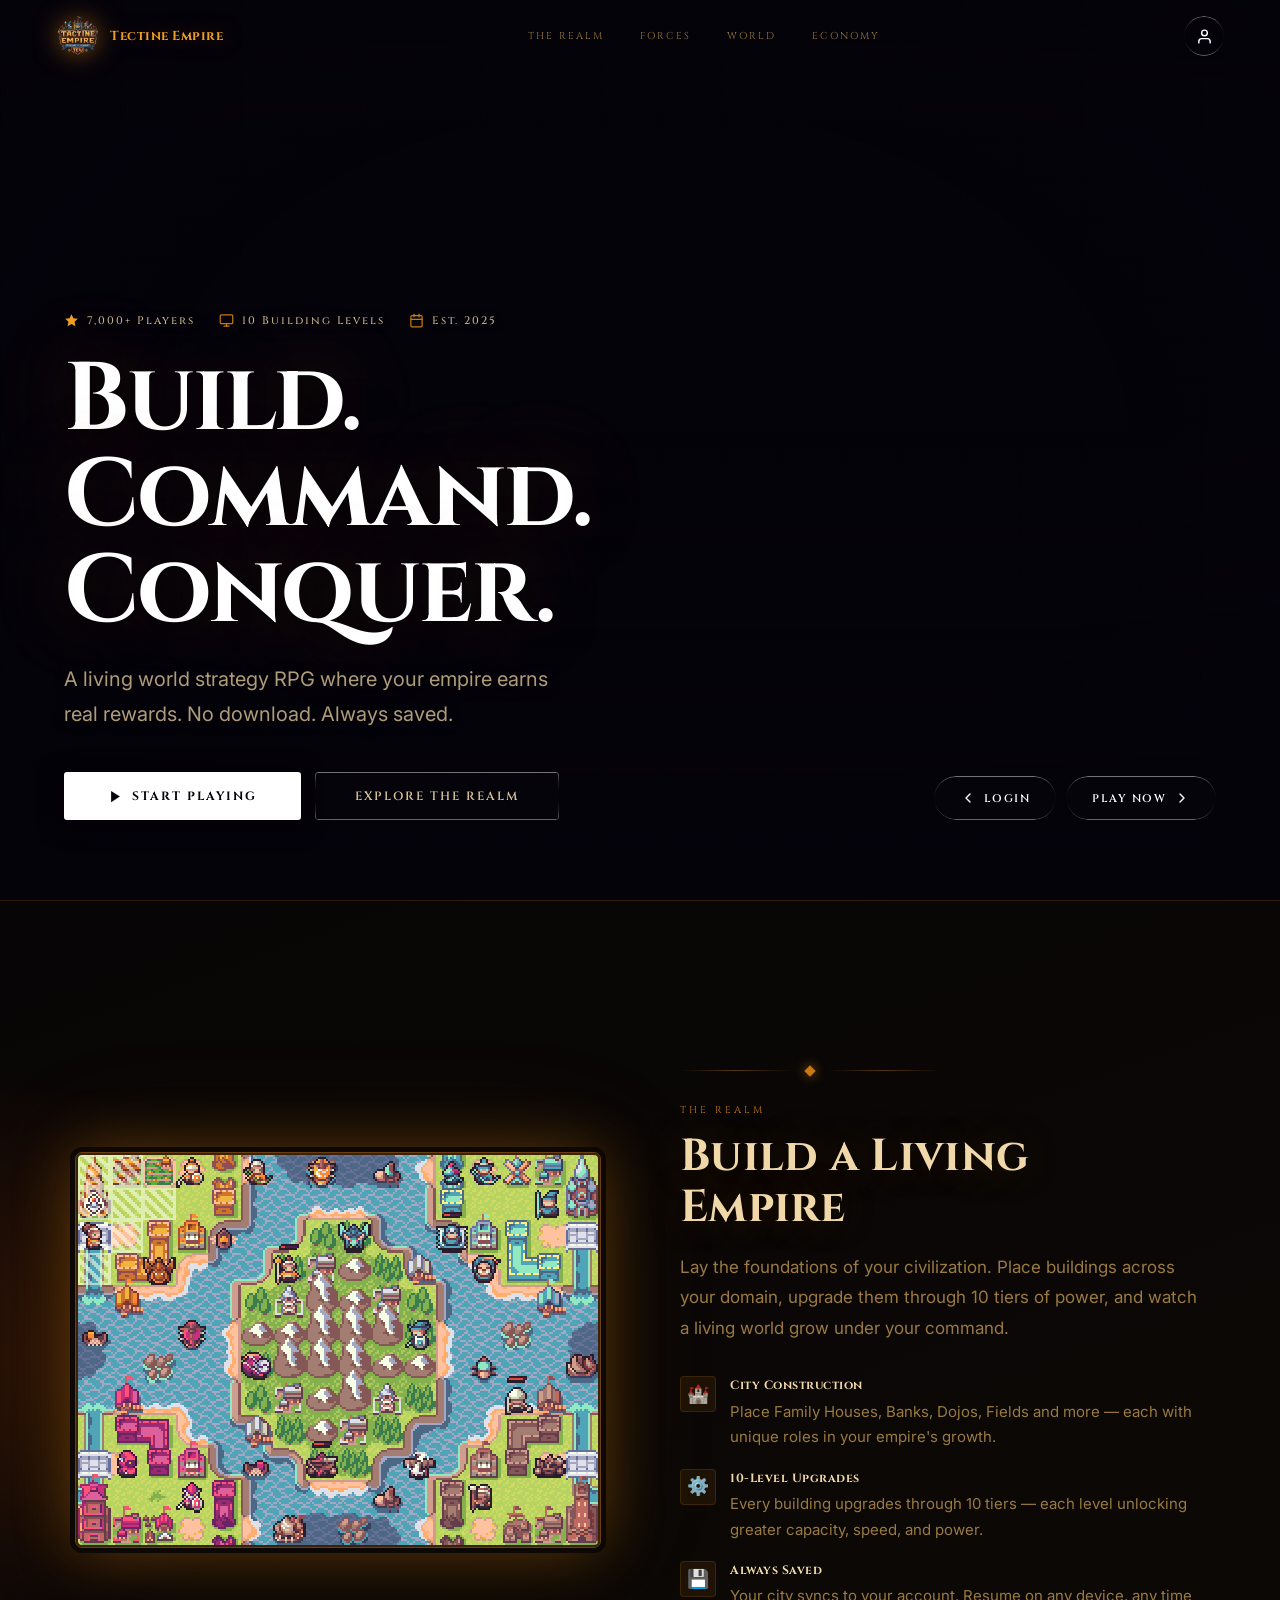
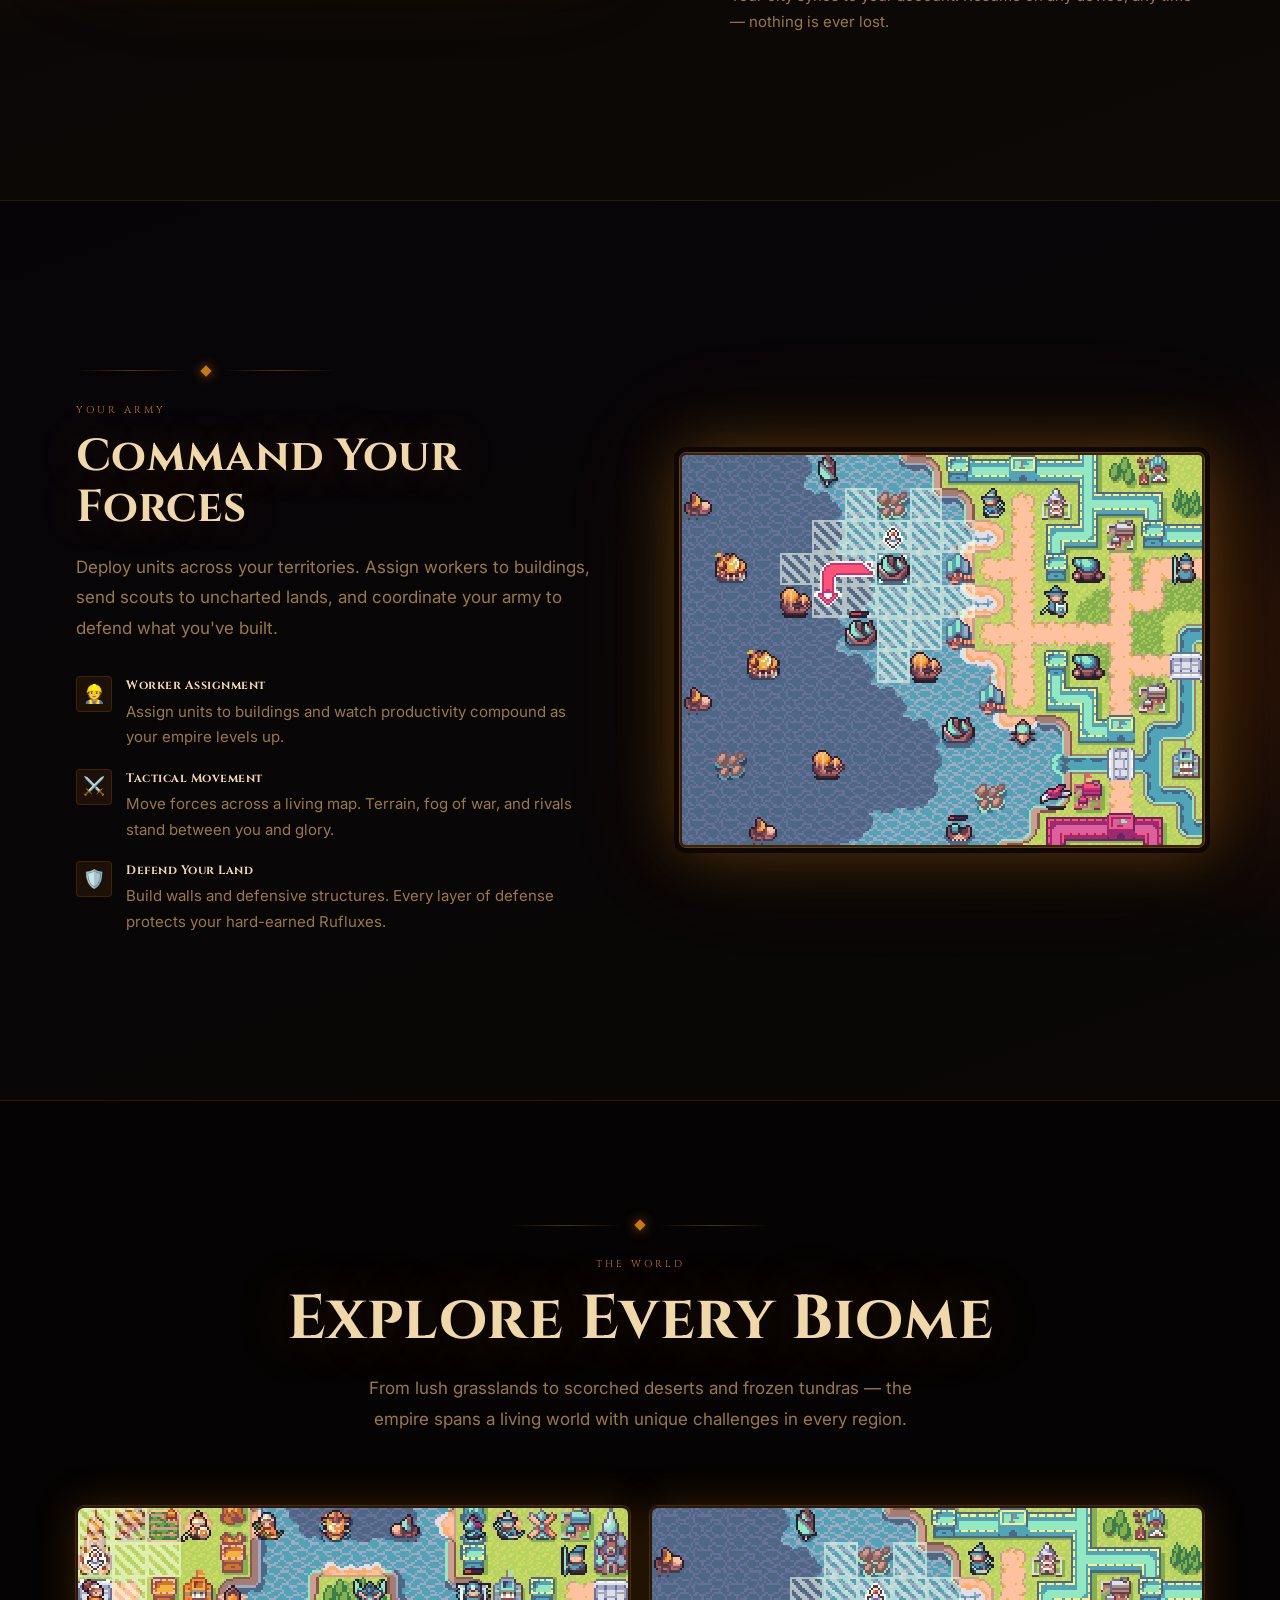
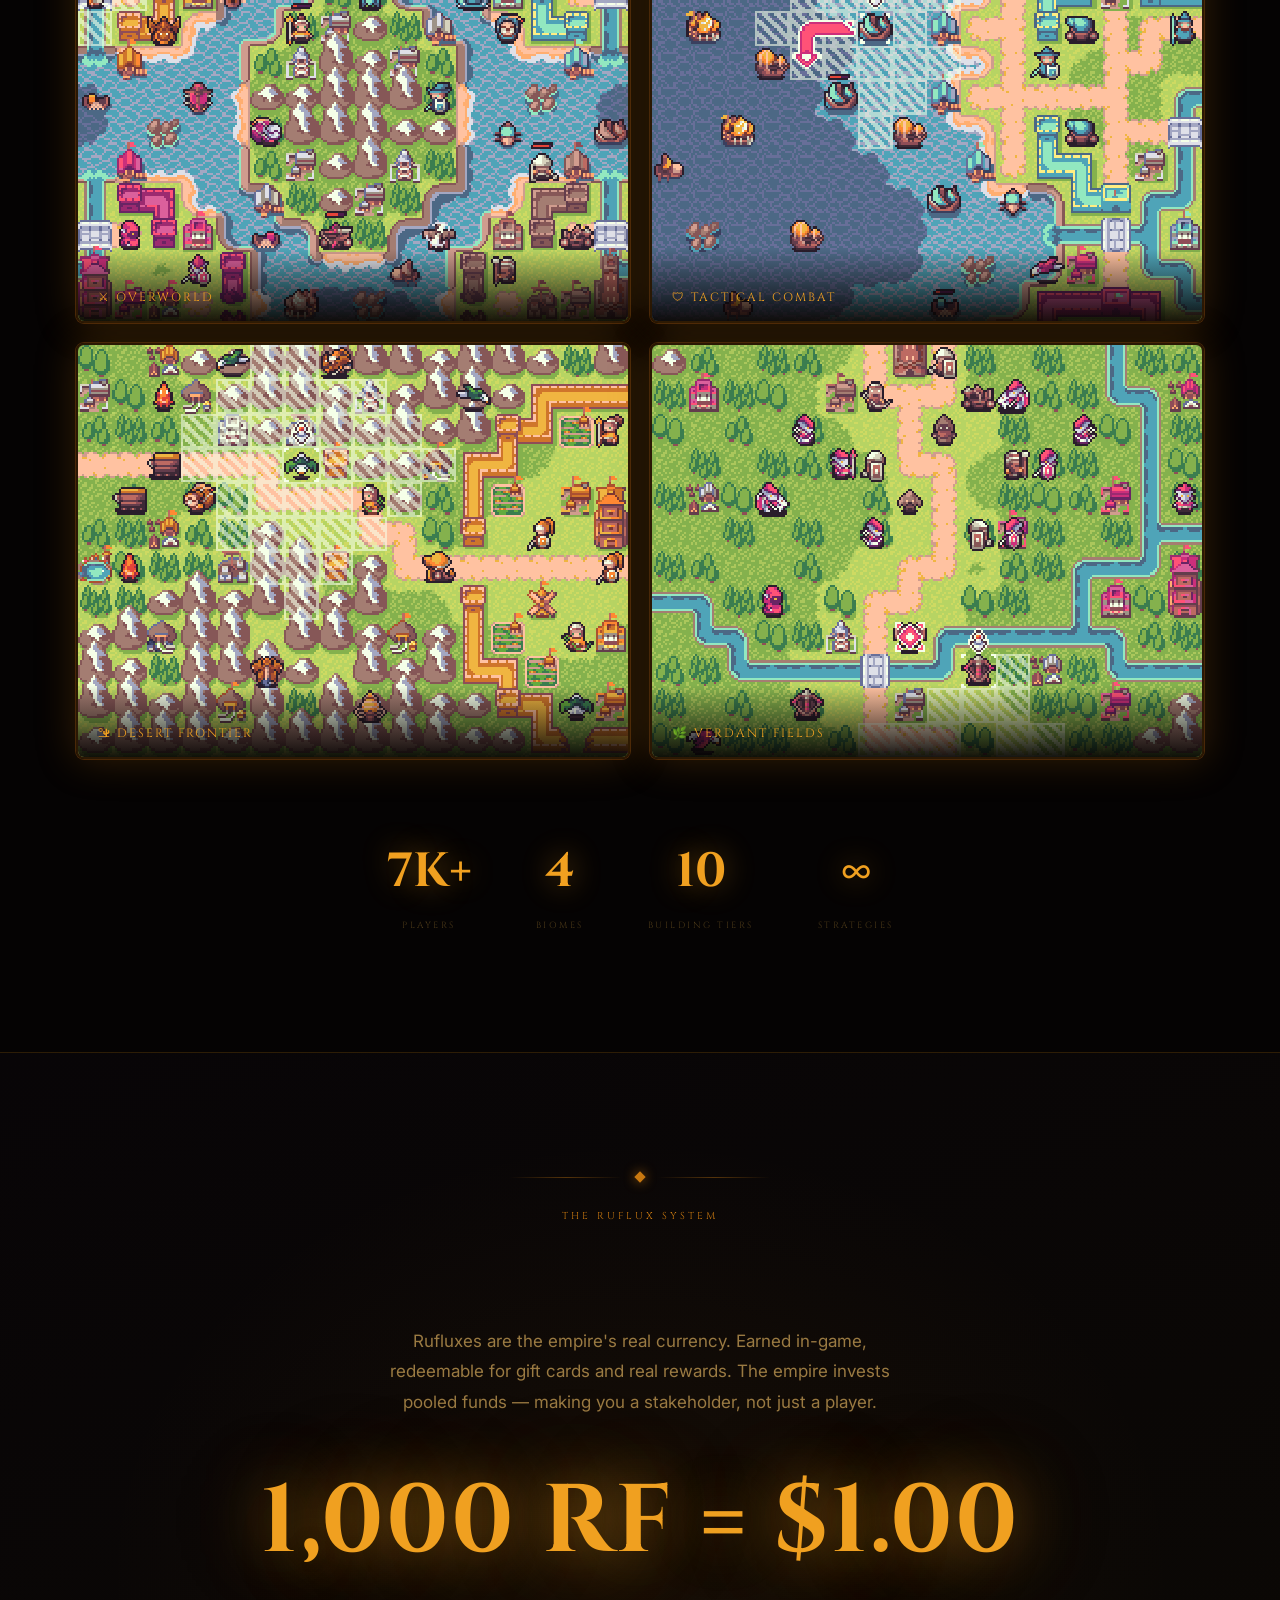
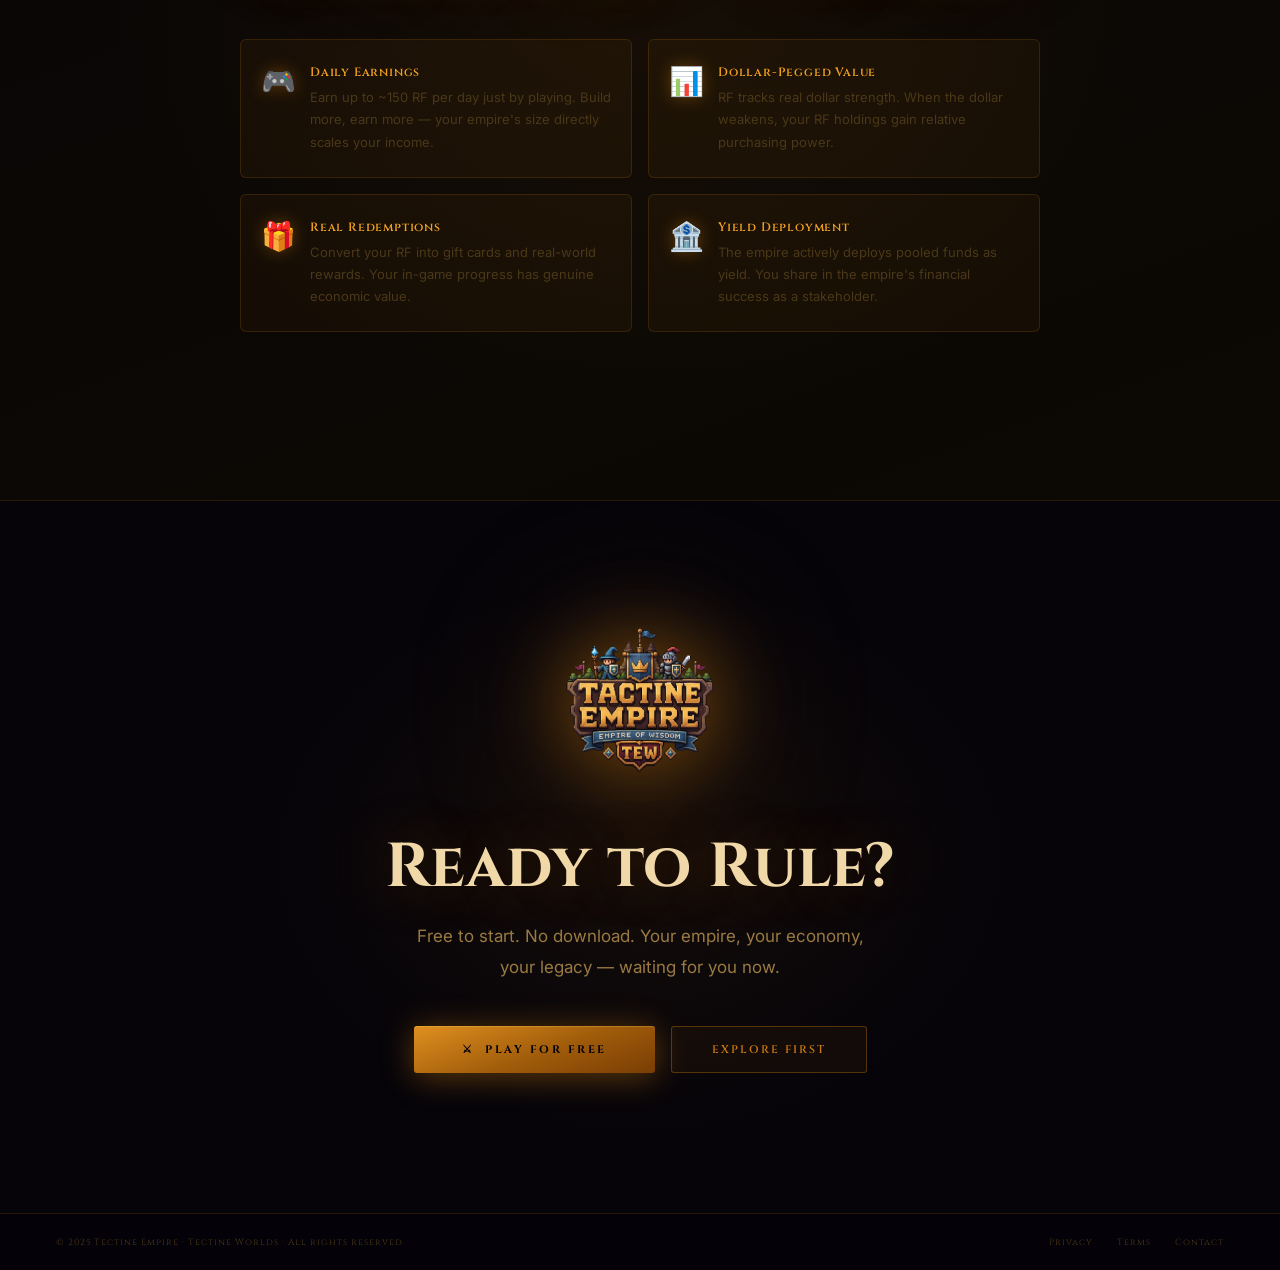
<file: index.html>
<!DOCTYPE html>
<html lang="en">
<head>
  <meta charset="UTF-8">
  <meta name="viewport" content="width=device-width, initial-scale=1.0">
  <title>Tectine Empire — Build Your Legacy</title>
  <link rel="icon" type="image/png" href="Assets/Logo.png">
  <link rel="preconnect" href="https://fonts.googleapis.com">
  <link rel="preconnect" href="https://fonts.gstatic.com" crossorigin>
  <link href="https://fonts.googleapis.com/css2?family=Cinzel:wght@400;500;600;700&family=Inter:wght@300;400;500;600&display=swap" rel="stylesheet">

  <style>
    /* ══════════════════════════════════════════════
       TOKENS — cave / dungeon / ember palette
    ══════════════════════════════════════════════ */
    :root {
      --cave:        #05030a;
      --cave-2:      #0c0806;
      --stone:       #1a1208;
      --ember:       #c87810;
      --ember-hi:    #f0a020;
      --ember-glow:  rgba(200,120,16,.16);
      --torch:       #d45008;
      --parch:       #f0d8a8;
      --parch-dim:   #9a7a42;
      --parch-muted: #4a3818;
      --border:      rgba(200,120,16,.18);
      --border-h:    rgba(200,120,16,.55);
    }

    *, *::before, *::after { margin:0; padding:0; box-sizing:border-box; }
    html { scroll-behavior:smooth; }

    body {
      background: var(--cave);
      color: var(--parch);
      font-family: 'Inter', sans-serif;
      overflow-x: hidden;
    }

    /* Stone-block texture on body */
    body::before {
      content:'';
      position:fixed; inset:0; z-index:-1; pointer-events:none;
      background-image:
        repeating-linear-gradient(0deg,   rgba(0,0,0,.06) 0, rgba(0,0,0,.06) 1px, transparent 1px, transparent 40px),
        repeating-linear-gradient(90deg,  rgba(0,0,0,.04) 0, rgba(0,0,0,.04) 1px, transparent 1px, transparent 60px);
    }

    /* ── Animations ── */
    @keyframes bfu {
      from { opacity:0; filter:blur(18px); transform:translateY(36px); }
      to   { opacity:1; filter:blur(0);    transform:translateY(0); }
    }
    .bfu { opacity:0; animation:bfu 1s ease-out forwards; }

    @keyframes flicker {
      0%,100% { opacity:.75; }
      30%     { opacity:1;   }
      55%     { opacity:.6;  }
      80%     { opacity:.9;  }
    }

    @keyframes pulse-glow {
      0%,100% { box-shadow:0 0 60px rgba(200,120,16,.35), 0 0 120px rgba(200,120,16,.12); }
      50%     { box-shadow:0 0 90px rgba(200,120,16,.55), 0 0 180px rgba(200,120,16,.2);  }
    }

    /* Scroll reveal */
    .rev { opacity:0; transform:translateY(28px); transition:opacity .75s ease,transform .75s ease; }
    .rev.in { opacity:1; transform:translateY(0); }

    /* ── Liquid glass ── */
    .lg {
      background:rgba(255,255,255,.01);
      backdrop-filter:blur(4px); -webkit-backdrop-filter:blur(4px);
      box-shadow:inset 0 1px 1px rgba(255,255,255,.1);
      position:relative; overflow:hidden; border:none;
    }
    .lg::before {
      content:''; position:absolute; inset:0; border-radius:inherit; padding:1.4px;
      background:linear-gradient(180deg,rgba(255,255,255,.4) 0%,rgba(255,255,255,.12) 20%,
        rgba(255,255,255,0) 40%,rgba(255,255,255,0) 60%,rgba(255,255,255,.12) 80%,rgba(255,255,255,.4) 100%);
      -webkit-mask:linear-gradient(#fff 0 0) content-box,linear-gradient(#fff 0 0);
      -webkit-mask-composite:xor; mask-composite:exclude; pointer-events:none;
    }

    /* ── Shared typography ── */
    .tag {
      font-family:'Cinzel',serif; font-size:10px; letter-spacing:3px;
      text-transform:uppercase; color:var(--ember); opacity:.75;
      display:block; margin-bottom:14px;
    }
    .heading-xl {
      font-family:'Cinzel',serif;
      font-size:clamp(32px,5vw,62px); font-weight:700;
      line-height:1.1; letter-spacing:.5px;
      color:var(--parch);
      text-shadow:0 0 60px rgba(200,120,16,.3);
      margin-bottom:20px;
    }
    .heading-lg {
      font-family:'Cinzel',serif;
      font-size:clamp(26px,3.5vw,46px); font-weight:700;
      line-height:1.15; letter-spacing:.3px;
      color:var(--parch);
      text-shadow:0 0 40px rgba(200,120,16,.25);
      margin-bottom:18px;
    }
    .body-lg {
      font-size:17px; line-height:1.8;
      color:var(--parch-dim); max-width:540px;
    }
    .body-md {
      font-size:15px; line-height:1.75;
      color:var(--parch-muted);
    }

    /* ── Ornament divider ── */
    .orn { display:flex;align-items:center;gap:14px;max-width:260px; }
    .orn.center { margin:0 auto; }
    .orn-l { flex:1;height:1px;background:linear-gradient(90deg,transparent,var(--ember),transparent);opacity:.4; }
    .orn-g { width:8px;height:8px;background:var(--ember);transform:rotate(45deg);
              box-shadow:0 0 12px rgba(200,120,16,.8);flex-shrink:0; }

    /* ── Buttons ── */
    .btn-ember {
      display:inline-flex; align-items:center; gap:8px;
      font-family:'Cinzel',serif; font-size:11px; font-weight:700;
      letter-spacing:2.5px; text-transform:uppercase;
      padding:16px 48px; border-radius:3px;
      border:none; cursor:pointer; text-decoration:none;
      background:linear-gradient(160deg,#e09020 0%,#a05c0a 55%,#7a3e05 100%);
      color:#04020a;
      box-shadow:0 4px 32px rgba(200,120,16,.45),inset 0 1px 0 rgba(255,220,100,.25);
      transition:transform .15s,box-shadow .2s;
    }
    .btn-ember:hover {
      transform:translateY(-3px);
      box-shadow:0 10px 48px rgba(200,120,16,.6),inset 0 1px 0 rgba(255,220,100,.3);
    }
    .btn-ember:active { transform:translateY(0); }

    .btn-ghost {
      display:inline-flex; align-items:center; gap:8px;
      font-family:'Cinzel',serif; font-size:11px; font-weight:600;
      letter-spacing:2px; text-transform:uppercase;
      padding:15px 40px; border-radius:3px;
      color:var(--ember); border:1px solid rgba(200,120,16,.38);
      background:rgba(200,120,16,.06);
      text-decoration:none; cursor:pointer;
      transition:border-color .2s,background .2s,transform .15s;
    }
    .btn-ghost:hover {
      border-color:rgba(200,120,16,.7); background:rgba(200,120,16,.12);
      transform:translateY(-2px);
    }

    /* ── Pixel art frame ── */
    .px-frame {
      border-radius:6px;
      border:2px solid #3a2208;
      outline:1px solid #6a4010;
      image-rendering:pixelated;
      image-rendering:crisp-edges;
      box-shadow:
        0 0 0 6px #0d0805,
        0 0 60px rgba(200,120,16,.4),
        0 0 120px rgba(200,120,16,.15),
        inset 0 0 30px rgba(0,0,0,.6);
      animation:pulse-glow 4s ease-in-out infinite;
      display:block; width:100%;
    }

    /* ── Torch corner decoration ── */
    .torch-l,.torch-r {
      position:absolute; width:300px; height:300px; pointer-events:none; z-index:0;
      border-radius:50%;
    }
    .torch-l {
      top:50%;left:-80px; transform:translateY(-50%);
      background:radial-gradient(ellipse at 0% 50%,rgba(212,80,8,.25) 0%,transparent 65%);
      animation:flicker 4s ease-in-out infinite;
    }
    .torch-r {
      top:50%;right:-80px; transform:translateY(-50%);
      background:radial-gradient(ellipse at 100% 50%,rgba(212,80,8,.25) 0%,transparent 65%);
      animation:flicker 4s ease-in-out infinite 1.3s;
    }

    /* ════════════════════════════════════════════
       NAVBAR
    ════════════════════════════════════════════ */
    #nav {
      position:fixed; inset:0 0 auto 0; z-index:500;
      display:flex; align-items:center; justify-content:space-between;
      padding:14px 56px;
      transition:background .35s,border-color .35s;
    }
    #nav.solid {
      background:rgba(5,3,10,.92);
      backdrop-filter:blur(16px); -webkit-backdrop-filter:blur(16px);
      border-bottom:1px solid var(--border);
    }
    @media(max-width:768px){ #nav{padding:12px 18px;} }

    .brand { display:flex;align-items:center;gap:10px;text-decoration:none; }
    .brand img { height:44px; filter:drop-shadow(0 0 12px rgba(200,120,16,.6)); }
    .brand-name {
      font-family:'Cinzel',serif; font-size:13px; font-weight:700;
      color:var(--ember-hi); letter-spacing:.5px;
      text-shadow:0 0 20px rgba(200,120,16,.5);
    }

    .nav-links { display:flex;gap:36px; }
    @media(max-width:1024px){ .nav-links{display:none;} }
    .nav-links a {
      font-family:'Cinzel',serif; font-size:10px; letter-spacing:2px;
      text-transform:uppercase; color:var(--parch-dim);
      text-decoration:none; transition:color .2s;
    }
    .nav-links a:hover { color:var(--ember-hi); }

    .nav-right { display:flex;align-items:center;gap:10px; }

    .nav-search {
      display:flex;align-items:center;gap:8px;
      padding:9px 20px; border-radius:9999px;
      cursor:pointer; color:#fff; font-size:14px;
      border:none; background:none; font-family:'Inter',sans-serif;
    }
    @media(max-width:640px){ .nav-search{display:none;} }

    .nav-user {
      width:40px;height:40px;border-radius:50%;
      display:flex;align-items:center;justify-content:center;
      cursor:pointer;border:none;background:none;color:#fff;
    }
    @media(max-width:640px){ .nav-user{display:none;} }

    .nav-ham {
      width:40px;height:40px;border-radius:50%;
      display:none;align-items:center;justify-content:center;
      cursor:pointer;border:none;background:none;color:#fff;
    }
    @media(max-width:1024px){ .nav-ham{display:flex;} }

    /* Mobile menu */
    #mob {
      position:fixed;top:72px;left:0;right:0;z-index:400;
      background:rgba(8,5,15,.97); backdrop-filter:blur(16px);
      border-bottom:1px solid var(--border);
      padding:12px 20px 16px; flex-direction:column; gap:4px;
      display:none;
    }
    #mob.open{display:flex;}
    .mob-a {
      padding:12px 14px;border-radius:6px;font-size:15px;
      color:rgba(255,255,255,.7);text-decoration:none;transition:background .2s;
      font-family:'Cinzel',serif; font-size:12px; letter-spacing:1.5px; text-transform:uppercase;
    }
    .mob-a:hover{background:rgba(200,120,16,.08);color:var(--ember-hi);}

    /* ════════════════════════════════════════════
       HERO — cinematic, crisp video, gradient overlay
    ════════════════════════════════════════════ */
    .hero {
      position:relative; height:100vh; min-height:640px;
      overflow:hidden; display:flex; flex-direction:column;
    }

    .hero video {
      position:absolute; inset:0;
      width:100%; height:100%; object-fit:cover; z-index:0;
    }

    /* Gradient only — crisp video, only darken edges/bottom for text contrast */
    .hero-overlay {
      position:absolute; inset:0; z-index:1; pointer-events:none;
      background:
        /* top band — navbar only */
        linear-gradient(to bottom, rgba(5,3,10,.55) 0%, transparent 14%),
        /* bottom — fade last 35% to dark, let video breathe above */
        linear-gradient(to top, rgba(5,3,10,.96) 0%, rgba(5,3,10,.78) 16%,
                                 rgba(5,3,10,.3)  34%, transparent 52%),
        /* subtle edge vignette */
        radial-gradient(ellipse 95% 95% at 50% 50%, transparent 40%, rgba(5,3,10,.38) 100%);
    }

    .hero-body {
      position:relative; z-index:10;
      flex:1; display:flex; flex-direction:column; justify-content:flex-end;
      padding:0 64px 80px;
    }
    @media(max-width:768px){ .hero-body{padding:0 24px 52px;} }

    .hero-inner {
      display:flex; align-items:flex-end;
      justify-content:space-between; gap:48px;
    }
    @media(max-width:768px){ .hero-inner{flex-direction:column;align-items:flex-start;gap:28px;} }

    .hero-left { flex:1; }

    .meta-row {
      display:flex; align-items:center; flex-wrap:wrap; gap:24px;
      margin-bottom:24px;
    }
    .meta-item {
      display:flex; align-items:center; gap:8px;
      font-family:'Cinzel',serif; font-size:11px;
      font-weight:500; letter-spacing:2px;
      color:rgba(240,216,168,.85);
      text-shadow:0 1px 8px rgba(0,0,0,.8);
    }
    .meta-item svg { width:15px;height:15px;flex-shrink:0; }

    /* The main hero headline — large enough to command attention */
    .hero-h1 {
      font-family:'Cinzel',serif;
      font-size:clamp(46px,8vw,96px); font-weight:700;
      letter-spacing:-.02em; line-height:1.0;
      margin-bottom:22px;
      color:#fff;
      text-shadow:0 4px 40px rgba(0,0,0,.95), 0 0 80px rgba(200,120,16,.3);
    }

    .hero-desc {
      font-size:clamp(16px,1.9vw,20px);
      color:rgba(240,216,168,.72);
      margin-bottom:40px; max-width:500px; line-height:1.75;
      text-shadow:0 2px 12px rgba(0,0,0,.7);
    }

    .hero-btns { display:flex;align-items:center;gap:14px;flex-wrap:wrap; }

    .btn-white {
      display:inline-flex; align-items:center; gap:9px;
      padding:16px 44px; border-radius:3px;
      background:#fff; color:#04020a;
      font-weight:700; font-size:12px; font-family:'Cinzel',serif;
      letter-spacing:2px; text-transform:uppercase;
      text-decoration:none; border:none; cursor:pointer;
      box-shadow:0 4px 24px rgba(0,0,0,.5);
      transition:background .2s,transform .15s,box-shadow .2s;
    }
    .btn-white:hover {
      background:#f0d8a8; transform:translateY(-2px);
      box-shadow:0 8px 32px rgba(0,0,0,.6);
    }
    .btn-white svg { fill:#04020a;width:15px;height:15px; }

    .btn-glpill {
      display:inline-flex; align-items:center; gap:8px;
      padding:16px 40px; border-radius:3px;
      color:rgba(240,216,168,.9); font-size:12px; font-family:'Cinzel',serif;
      font-weight:600; letter-spacing:2px; text-transform:uppercase;
      text-decoration:none; cursor:pointer;
    }

    .hero-right { display:flex;gap:10px;flex-shrink:0; }
    @media(max-width:768px){ .hero-right{align-self:flex-start;} }

    .btn-arrow {
      display:inline-flex; align-items:center; gap:8px;
      padding:14px 26px; border-radius:9999px;
      color:#fff; font-size:11px; font-weight:600;
      font-family:'Cinzel',serif; letter-spacing:1.5px; text-transform:uppercase;
      text-decoration:none; cursor:pointer; transition:opacity .2s;
    }
    .btn-arrow:hover { opacity:.7; }

    /* ════════════════════════════════════════════
       SECTION BASE
    ════════════════════════════════════════════ */
    .section {
      position:relative; overflow:hidden;
      padding:120px 0;
    }
    @media(max-width:768px){ .section{padding:80px 0;} }

    .container {
      max-width:1240px; margin:0 auto;
      padding:0 56px;
    }
    @media(max-width:768px){ .container{padding:0 22px;} }

    /* ════════════════════════════════════════════
       SECTION 1 — THE EMPIRE (GIF 1 + text)
    ════════════════════════════════════════════ */
    .s1 {
      background:linear-gradient(160deg,#080506 0%,#0c0906 100%);
      border-top:1px solid var(--border);
      min-height:100vh; display:flex; align-items:center;
    }
    /* torch glows */
    .s1::before {
      content:''; position:absolute; top:50%;left:-100px;
      width:500px;height:700px;
      background:radial-gradient(ellipse at 0% 50%,rgba(212,80,8,.18) 0%,transparent 60%);
      transform:translateY(-50%); pointer-events:none;
      animation:flicker 5s ease-in-out infinite;
    }
    .s1-inner {
      display:grid; grid-template-columns:1fr 1fr; gap:80px;
      align-items:center; position:relative; z-index:1;
    }
    @media(max-width:900px){ .s1-inner{grid-template-columns:1fr;gap:48px;} }

    .feat-list { list-style:none; margin-top:32px; display:flex; flex-direction:column; gap:18px; }
    .feat-list li {
      display:flex; align-items:flex-start; gap:14px;
      font-size:15px; color:var(--parch-dim); line-height:1.7;
    }
    .feat-list li .fi {
      width:36px; height:36px; border-radius:4px; flex-shrink:0;
      background:rgba(200,120,16,.1); border:1px solid var(--border);
      display:flex; align-items:center; justify-content:center;
      font-size:18px; margin-top:1px;
    }
    .feat-list li strong {
      display:block; font-family:'Cinzel',serif;
      font-size:12px; letter-spacing:.5px; color:var(--parch); margin-bottom:3px;
    }

    /* ════════════════════════════════════════════
       SECTION 2 — COMMAND YOUR FORCES (text + GIF 2)
    ════════════════════════════════════════════ */
    .s2 {
      background:linear-gradient(160deg,#070408 0%,#0a0706 100%);
      border-top:1px solid var(--border);
      min-height:100vh; display:flex; align-items:center;
    }
    .s2::after {
      content:''; position:absolute; top:50%;right:-100px;
      width:500px;height:700px;
      background:radial-gradient(ellipse at 100% 50%,rgba(200,80,8,.18) 0%,transparent 60%);
      transform:translateY(-50%); pointer-events:none;
      animation:flicker 5s ease-in-out infinite 2s;
    }
    .s2-inner {
      display:grid; grid-template-columns:1fr 1fr; gap:80px;
      align-items:center; position:relative; z-index:1;
    }
    @media(max-width:900px){ .s2-inner{grid-template-columns:1fr;gap:48px;} }
    @media(max-width:900px){ .s2-inner .s2-gif{order:-1;} }

    /* ════════════════════════════════════════════
       SECTION 3 — WORLD PREVIEW (4-GIF grid)
    ════════════════════════════════════════════ */
    .s3 {
      background:#050303;
      border-top:1px solid var(--border);
      padding:120px 0;
    }
    .s3-head { text-align:center; margin-bottom:72px; }
    .gif-grid {
      display:grid; grid-template-columns:1fr 1fr; gap:20px;
      position:relative; z-index:1;
    }
    @media(max-width:768px){ .gif-grid{grid-template-columns:1fr;} }
    .gif-cell {
      position:relative; overflow:hidden; border-radius:8px;
      border:2px solid #2a1804;
      box-shadow:0 0 0 1px #4a2808, 0 0 40px rgba(200,120,16,.25);
      transition:box-shadow .3s,transform .3s;
    }
    .gif-cell:hover {
      box-shadow:0 0 0 1px #8a5020, 0 0 80px rgba(200,120,16,.5);
      transform:scale(1.015);
    }
    .gif-cell img {
      display:block; width:100%;
      image-rendering:pixelated; image-rendering:crisp-edges;
    }
    .gif-label {
      position:absolute; bottom:0;left:0;right:0;
      padding:40px 20px 16px;
      background:linear-gradient(to top,rgba(5,3,3,.92) 0%,transparent 100%);
      font-family:'Cinzel',serif; font-size:12px; letter-spacing:2px;
      text-transform:uppercase; color:var(--ember-hi);
    }

    /* ════════════════════════════════════════════
       SECTION 4 — ECONOMY
    ════════════════════════════════════════════ */
    .s4 {
      background:linear-gradient(160deg,#080507 0%,#0c0904 100%);
      border-top:1px solid var(--border);
      min-height:80vh; display:flex; align-items:center;
    }
    .s4::before {
      content:''; position:absolute; inset:0; pointer-events:none;
      background:radial-gradient(ellipse 60% 60% at 50% 50%,rgba(200,120,16,.07) 0%,transparent 70%);
    }
    .s4-inner { text-align:center; max-width:800px; margin:0 auto; position:relative; z-index:1; }

    .rf-eq {
      font-family:'Cinzel',serif;
      font-size:clamp(38px,8vw,96px); font-weight:700;
      color:var(--ember-hi);
      text-shadow:0 0 60px rgba(240,160,32,.6),0 0 120px rgba(200,120,16,.25);
      display:block; margin:40px 0 52px; letter-spacing:2px;
    }

    .econ-grid {
      display:grid; grid-template-columns:repeat(2,1fr); gap:16px;
      margin-bottom:48px;
    }
    @media(max-width:640px){ .econ-grid{grid-template-columns:1fr;} }
    .econ-card {
      background:rgba(200,120,16,.06); border:1px solid var(--border);
      border-radius:6px; padding:24px 20px;
      display:flex; align-items:flex-start; gap:14px;
      text-align:left; transition:border-color .2s,background .2s;
    }
    .econ-card:hover { border-color:var(--border-h); background:rgba(200,120,16,.1); }
    .econ-icon {
      font-size:28px; flex-shrink:0;
      filter:drop-shadow(0 0 8px rgba(200,120,16,.4));
    }
    .econ-title {
      font-family:'Cinzel',serif; font-size:12px; font-weight:600;
      color:var(--ember-hi); letter-spacing:.8px; margin-bottom:6px;
    }
    .econ-desc { font-size:13px; color:var(--parch-muted); line-height:1.7; }

    /* ════════════════════════════════════════════
       STATS ROW (inside economy or intro)
    ════════════════════════════════════════════ */
    .stats-row {
      display:flex; justify-content:center;
      gap:64px; flex-wrap:wrap;
    }
    .stat { text-align:center; }
    .stat-n {
      font-family:'Cinzel',serif; font-size:clamp(28px,4vw,48px); font-weight:700;
      color:var(--ember-hi);
      text-shadow:0 0 30px rgba(240,160,32,.45);
      display:block; margin-bottom:8px;
    }
    .stat-l {
      font-family:'Cinzel',serif; font-size:9px; letter-spacing:2.5px;
      text-transform:uppercase; color:var(--parch-muted);
    }

    /* ════════════════════════════════════════════
       CTA
    ════════════════════════════════════════════ */
    .s-cta {
      background:#060409;
      border-top:1px solid var(--border);
      padding:120px 0 140px;
      text-align:center; position:relative; overflow:hidden;
    }
    .s-cta::before {
      content:''; position:absolute; top:50%;left:50%;
      transform:translate(-50%,-50%);
      width:800px;height:600px;
      background:radial-gradient(ellipse,rgba(200,120,16,.07) 0%,transparent 65%);
      pointer-events:none;
    }
    .cta-logo {
      height:160px;width:auto;margin:0 auto 52px;display:block;
      filter:drop-shadow(0 0 40px rgba(200,120,16,.6)) drop-shadow(0 0 80px rgba(200,120,16,.2));
    }
    .cta-btns { display:flex;gap:16px;justify-content:center;flex-wrap:wrap;margin-top:44px; }

    /* ════════════════════════════════════════════
       FOOTER
    ════════════════════════════════════════════ */
    footer {
      display:flex; align-items:center; justify-content:space-between;
      padding:22px 56px; border-top:1px solid var(--border);
      flex-wrap:wrap; gap:12px;
      background:#040208;
    }
    @media(max-width:768px){ footer{padding:18px 20px;} }
    footer span, footer a {
      font-family:'Cinzel',serif; font-size:9px;
      letter-spacing:1px; color:var(--parch-muted);
      text-decoration:none; transition:color .2s;
    }
    footer a:hover { color:var(--ember-hi); }
    .foot-links { display:flex;gap:24px; }
  </style>
</head>
<body>

<!-- ══════ NAVBAR ══════ -->
<nav id="nav">
  <a href="/" class="brand bfu" style="animation-delay:0ms">
    <img src="Assets/Logo.png" alt="Tectine Empire">
    <span class="brand-name">Tectine Empire</span>
  </a>

  <div class="nav-links">
    <a href="#realm"    class="bfu" style="animation-delay:100ms">The Realm</a>
    <a href="#forces"   class="bfu" style="animation-delay:150ms">Forces</a>
    <a href="#world"    class="bfu" style="animation-delay:200ms">World</a>
    <a href="#economy"  class="bfu" style="animation-delay:250ms">Economy</a>
  </div>

  <div class="nav-right">
    <a href="/auth" class="nav-user lg bfu" style="animation-delay:380ms">
      <svg viewBox="0 0 24 24" width="17" height="17" stroke="#fff" fill="none" stroke-width="2" stroke-linecap="round" stroke-linejoin="round"><path d="M20 21v-2a4 4 0 0 0-4-4H8a4 4 0 0 0-4 4v2"/><circle cx="12" cy="7" r="4"/></svg>
    </a>
    <button class="nav-ham lg bfu" style="animation-delay:320ms" id="ham" onclick="toggleMob()">
      <svg id="hi" viewBox="0 0 24 24" width="20" height="20" stroke="#fff" fill="none" stroke-width="2" stroke-linecap="round" stroke-linejoin="round"><line x1="3" y1="6" x2="21" y2="6"/><line x1="3" y1="12" x2="21" y2="12"/><line x1="3" y1="18" x2="21" y2="18"/></svg>
      <svg id="xi" viewBox="0 0 24 24" width="20" height="20" stroke="#fff" fill="none" stroke-width="2" stroke-linecap="round" stroke-linejoin="round" style="display:none"><line x1="18" y1="6" x2="6" y2="18"/><line x1="6" y1="6" x2="18" y2="18"/></svg>
    </button>
  </div>
</nav>

<div id="mob">
  <a href="#realm"   class="mob-a" onclick="closeMob()">The Realm</a>
  <a href="#forces"  class="mob-a" onclick="closeMob()">Forces</a>
  <a href="#world"   class="mob-a" onclick="closeMob()">World</a>
  <a href="#economy" class="mob-a" onclick="closeMob()">Economy</a>
  <a href="/auth"    class="mob-a" onclick="closeMob()">Join the Empire</a>
</div>

<!-- ══════ HERO — crisp video, gradient overlay ══════ -->
<section class="hero">
  <video autoplay muted loop playsinline>
    <source src="Assets/Hero.mp4" type="video/mp4">
  </video>
  <div class="hero-overlay"></div>

  <div class="hero-body">
    <div class="hero-inner">
      <div class="hero-left">

        <div class="meta-row bfu" style="animation-delay:300ms">
          <div class="meta-item">
            <svg viewBox="0 0 24 24" fill="var(--ember-hi)"><path d="M12 2l3.09 6.26L22 9.27l-5 4.87 1.18 6.88L12 17.77l-6.18 3.25L7 14.14 2 9.27l6.91-1.01L12 2z"/></svg>
            7,000+ Players
          </div>
          <div class="meta-item">
            <svg viewBox="0 0 24 24" fill="none" stroke="var(--ember)" stroke-width="2" stroke-linecap="round" stroke-linejoin="round"><rect x="2" y="3" width="20" height="14" rx="2"/><line x1="8" y1="21" x2="16" y2="21"/><line x1="12" y1="17" x2="12" y2="21"/></svg>
            10 Building Levels
          </div>
          <div class="meta-item">
            <svg viewBox="0 0 24 24" fill="none" stroke="var(--ember)" stroke-width="2" stroke-linecap="round" stroke-linejoin="round"><rect x="3" y="4" width="18" height="18" rx="2"/><line x1="16" y1="2" x2="16" y2="6"/><line x1="8" y1="2" x2="8" y2="6"/><line x1="3" y1="10" x2="21" y2="10"/></svg>
            Est. 2025
          </div>
        </div>

        <h1 class="hero-h1 bfu" style="animation-delay:400ms">
          Build. Command.<br>Conquer.
        </h1>

        <p class="hero-desc bfu" style="animation-delay:500ms">
          A living world strategy RPG where your empire earns
          real rewards. No download. Always saved.
        </p>

        <div class="hero-btns">
          <a href="/auth" class="btn-white bfu" style="animation-delay:620ms" id="hero-play">
            <svg viewBox="0 0 24 24" width="15" height="15"><path d="m5 3 14 9-14 9V3z" fill="#04020a"/></svg>
            Start Playing
          </a>
          <a href="#realm" class="btn-glpill lg bfu" style="animation-delay:740ms">
            Explore the Realm
          </a>
        </div>
      </div>

      <div class="hero-right">
        <a href="/auth" class="btn-arrow lg bfu" style="animation-delay:860ms" id="nav-login">
          <svg viewBox="0 0 24 24" width="16" height="16" stroke="#fff" fill="none" stroke-width="2" stroke-linecap="round" stroke-linejoin="round"><polyline points="15 18 9 12 15 6"/></svg>
          Login
        </a>
        <a href="/auth" class="btn-arrow lg bfu" style="animation-delay:960ms" id="nav-play">
          Play Now
          <svg viewBox="0 0 24 24" width="16" height="16" stroke="#fff" fill="none" stroke-width="2" stroke-linecap="round" stroke-linejoin="round"><polyline points="9 18 15 12 9 6"/></svg>
        </a>
      </div>
    </div>
  </div>
</section>

<!-- ══════ S1 — THE REALM ══════ -->
<section class="s1 section" id="realm">
  <div class="container">
    <div class="s1-inner">

      <!-- GIF -->
      <div class="rev">
        <img src="Assets/Examples/1.gif" class="px-frame" alt="Tectine Empire World">
      </div>

      <!-- Text -->
      <div>
        <div class="orn rev" style="margin-bottom:28px">
          <div class="orn-l"></div><div class="orn-g"></div><div class="orn-l"></div>
        </div>
        <span class="tag rev" style="transition-delay:.05s">The Realm</span>
        <h2 class="heading-lg rev" style="transition-delay:.1s">Build a Living Empire</h2>
        <p class="body-lg rev" style="transition-delay:.16s">
          Lay the foundations of your civilization. Place buildings across your domain,
          upgrade them through 10 tiers of power, and watch a living world grow under
          your command.
        </p>

        <ul class="feat-list">
          <li class="rev" style="transition-delay:.22s">
            <span class="fi">🏰</span>
            <div><strong>City Construction</strong>Place Family Houses, Banks, Dojos, Fields and more — each with unique roles in your empire's growth.</div>
          </li>
          <li class="rev" style="transition-delay:.3s">
            <span class="fi">⚙️</span>
            <div><strong>10-Level Upgrades</strong>Every building upgrades through 10 tiers — each level unlocking greater capacity, speed, and power.</div>
          </li>
          <li class="rev" style="transition-delay:.38s">
            <span class="fi">💾</span>
            <div><strong>Always Saved</strong>Your city syncs to your account. Resume on any device, any time — nothing is ever lost.</div>
          </li>
        </ul>
      </div>
    </div>
  </div>
</section>

<!-- ══════ S2 — COMMAND YOUR FORCES ══════ -->
<section class="s2 section" id="forces">
  <div class="container">
    <div class="s2-inner">

      <!-- Text -->
      <div>
        <div class="orn rev" style="margin-bottom:28px">
          <div class="orn-l"></div><div class="orn-g"></div><div class="orn-l"></div>
        </div>
        <span class="tag rev" style="transition-delay:.05s">Your Army</span>
        <h2 class="heading-lg rev" style="transition-delay:.1s">Command Your Forces</h2>
        <p class="body-lg rev" style="transition-delay:.16s">
          Deploy units across your territories. Assign workers to buildings, send scouts
          to uncharted lands, and coordinate your army to defend what you've built.
        </p>

        <ul class="feat-list">
          <li class="rev" style="transition-delay:.22s">
            <span class="fi">👷</span>
            <div><strong>Worker Assignment</strong>Assign units to buildings and watch productivity compound as your empire levels up.</div>
          </li>
          <li class="rev" style="transition-delay:.3s">
            <span class="fi">⚔️</span>
            <div><strong>Tactical Movement</strong>Move forces across a living map. Terrain, fog of war, and rivals stand between you and glory.</div>
          </li>
          <li class="rev" style="transition-delay:.38s">
            <span class="fi">🛡️</span>
            <div><strong>Defend Your Land</strong>Build walls and defensive structures. Every layer of defense protects your hard-earned Rufluxes.</div>
          </li>
        </ul>
      </div>

      <!-- GIF -->
      <div class="s2-gif rev" style="transition-delay:.1s">
        <img src="Assets/Examples/2.gif" class="px-frame" alt="Battle and Movement">
      </div>
    </div>
  </div>
</section>

<!-- ══════ S3 — WORLD PREVIEW (4 GIFs) ══════ -->
<section class="s3" id="world">
  <div class="container">
    <div class="s3-head">
      <div class="orn center rev" style="margin-bottom:28px">
        <div class="orn-l"></div><div class="orn-g"></div><div class="orn-l"></div>
      </div>
      <span class="tag rev" style="transition-delay:.05s">The World</span>
      <h2 class="heading-xl rev" style="transition-delay:.1s">Explore Every Biome</h2>
      <p class="body-lg rev" style="transition-delay:.16s;max-width:560px;margin:0 auto">
        From lush grasslands to scorched deserts and frozen tundras — the empire spans
        a living world with unique challenges in every region.
      </p>
    </div>

    <div class="gif-grid rev" style="transition-delay:.2s">
      <div class="gif-cell">
        <img src="Assets/Examples/1.gif" alt="Overworld">
        <span class="gif-label">⚔ Overworld</span>
      </div>
      <div class="gif-cell">
        <img src="Assets/Examples/2.gif" alt="Tactical Combat">
        <span class="gif-label">🛡 Tactical Combat</span>
      </div>
      <div class="gif-cell">
        <img src="Assets/Examples/3.gif" alt="Desert Biome">
        <span class="gif-label">🏜 Desert Frontier</span>
      </div>
      <div class="gif-cell">
        <img src="Assets/Examples/4.gif" alt="Verdant Fields">
        <span class="gif-label">🌿 Verdant Fields</span>
      </div>
    </div>

    <!-- Stats row below the grid -->
    <div class="stats-row" style="margin-top:80px">
      <div class="stat rev">
        <span class="stat-n">7K+</span>
        <span class="stat-l">Players</span>
      </div>
      <div class="stat rev" style="transition-delay:.08s">
        <span class="stat-n">4</span>
        <span class="stat-l">Biomes</span>
      </div>
      <div class="stat rev" style="transition-delay:.16s">
        <span class="stat-n">10</span>
        <span class="stat-l">Building Tiers</span>
      </div>
      <div class="stat rev" style="transition-delay:.24s">
        <span class="stat-n">∞</span>
        <span class="stat-l">Strategies</span>
      </div>
    </div>
  </div>
</section>

<!-- ══════ S4 — ECONOMY ══════ -->
<section class="s4 section" id="economy">
  <div class="container">
    <div class="s4-inner">
      <div class="orn center rev" style="margin-bottom:28px">
        <div class="orn-l"></div><div class="orn-g"></div><div class="orn-l"></div>
      </div>
      <span class="tag rev" style="transition-delay:.05s">The Ruflux System</span>
      <h2 class="heading-xl rev" style="transition-delay:.1s">Play. Earn. Redeem.</h2>
      <p class="body-lg rev" style="transition-delay:.16s;margin:0 auto">
        Rufluxes are the empire's real currency. Earned in-game, redeemable for gift cards
        and real rewards. The empire invests pooled funds — making you a stakeholder,
        not just a player.
      </p>

      <span class="rf-eq rev" style="transition-delay:.24s">1,000 RF = $1.00</span>

      <div class="econ-grid rev" style="transition-delay:.32s">
        <div class="econ-card">
          <span class="econ-icon">🎮</span>
          <div>
            <div class="econ-title">Daily Earnings</div>
            <div class="econ-desc">Earn up to ~150 RF per day just by playing. Build more, earn more — your empire's size directly scales your income.</div>
          </div>
        </div>
        <div class="econ-card">
          <span class="econ-icon">📊</span>
          <div>
            <div class="econ-title">Dollar-Pegged Value</div>
            <div class="econ-desc">RF tracks real dollar strength. When the dollar weakens, your RF holdings gain relative purchasing power.</div>
          </div>
        </div>
        <div class="econ-card">
          <span class="econ-icon">🎁</span>
          <div>
            <div class="econ-title">Real Redemptions</div>
            <div class="econ-desc">Convert your RF into gift cards and real-world rewards. Your in-game progress has genuine economic value.</div>
          </div>
        </div>
        <div class="econ-card">
          <span class="econ-icon">🏦</span>
          <div>
            <div class="econ-title">Yield Deployment</div>
            <div class="econ-desc">The empire actively deploys pooled funds as yield. You share in the empire's financial success as a stakeholder.</div>
          </div>
        </div>
      </div>
    </div>
  </div>
</section>

<!-- ══════ CTA ══════ -->
<section class="s-cta">
  <div class="container">
    <img src="Assets/Logo.png" class="cta-logo rev" alt="Tectine Empire">
    <h2 class="heading-xl rev" style="transition-delay:.1s">Ready to Rule?</h2>
    <p class="body-lg rev" style="transition-delay:.18s;max-width:480px;margin:0 auto">
      Free to start. No download. Your empire, your economy,
      your legacy — waiting for you now.
    </p>
    <div class="cta-btns rev" style="transition-delay:.28s">
      <a href="/auth" class="btn-ember" id="cta-play">⚔ &nbsp;Play for Free</a>
      <a href="#realm" class="btn-ghost">Explore First</a>
    </div>
  </div>
</section>

<!-- ══════ FOOTER ══════ -->
<footer>
  <span>© 2025 Tectine Empire · Tectine Worlds · All rights reserved</span>
  <div class="foot-links">
    <a href="#">Privacy</a>
    <a href="#">Terms</a>
    <a href="#">Contact</a>
  </div>
</footer>

<script>
  function toggleMob(){
    const m=document.getElementById('mob'),o=m.classList.toggle('open');
    document.getElementById('hi').style.display=o?'none':'block';
    document.getElementById('xi').style.display=o?'block':'none';
  }
  function closeMob(){
    document.getElementById('mob').classList.remove('open');
    document.getElementById('hi').style.display='block';
    document.getElementById('xi').style.display='none';
  }

  // Navbar darkens on scroll
  const nav=document.getElementById('nav');
  window.addEventListener('scroll',()=>nav.classList.toggle('solid',scrollY>40),{passive:true});

  // Scroll-reveal
  const io=new IntersectionObserver(
    es=>es.forEach(e=>e.isIntersecting&&e.target.classList.add('in')),
    {threshold:0.07,rootMargin:'-30px'}
  );
  document.querySelectorAll('.rev').forEach(el=>io.observe(el));

  // Auth swap
  const tok=localStorage.getItem('tew_jwt');
  if(tok){
    [['nav-login','◀ Back','/game'],['nav-play','▶ Continue','/game'],
     ['hero-play','▶ Continue Playing','/game'],['cta-play','▶ Continue Playing','/game']]
    .forEach(([id,label,href])=>{
      const el=document.getElementById(id);
      if(el){el.textContent=label;el.href=href;}
    });
  }
</script>
</body>
</html>
</file>
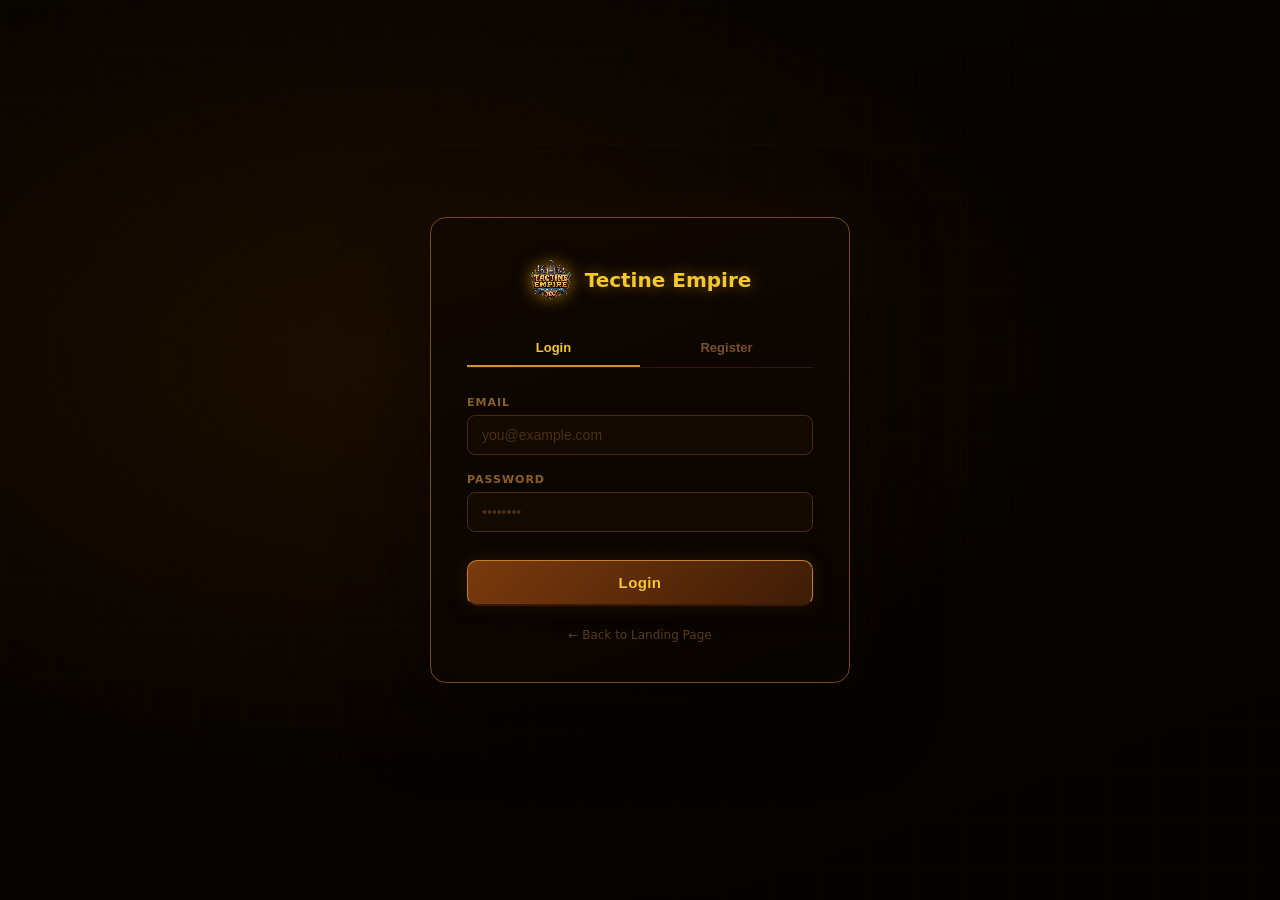
<file: auth.html>
<!DOCTYPE html>
<html lang="en">
<head>
  <meta charset="UTF-8">
  <meta name="viewport" content="width=device-width, initial-scale=1.0">
  <title>Tectine Empire — Login / Register</title>
  <link rel="icon" type="image/png" href="Assets/Logo.png">
  <style>
    *, *::before, *::after { margin: 0; padding: 0; box-sizing: border-box; }
    body {
      background: #050300; color: #c8a060;
      font-family: 'Segoe UI', system-ui, sans-serif;
      min-height: 100vh; display: flex; align-items: center; justify-content: center;
    }
    .bg {
      position: fixed; inset: 0;
      background:
        radial-gradient(ellipse at 30% 40%, rgba(120,60,0,.18) 0%, transparent 55%),
        linear-gradient(160deg, #080400 0%, #050200 100%);
    }
    .bg-grid {
      position: fixed; inset: 0; opacity: .04;
      background-image:
        linear-gradient(rgba(200,160,0,.4) 1px, transparent 1px),
        linear-gradient(90deg, rgba(200,160,0,.4) 1px, transparent 1px);
      background-size: 48px 48px;
    }
    .card {
      position: relative; z-index: 1;
      background: linear-gradient(160deg, #100700, #080400);
      border: 1px solid #7a4a14; border-radius: 16px;
      padding: 40px 36px; width: min(420px, 94vw);
      box-shadow: 0 24px 80px rgba(0,0,0,.85), 0 0 60px rgba(180,100,0,.1);
    }
    .logo-row {
      display: flex; align-items: center; gap: 12px;
      justify-content: center; margin-bottom: 28px;
    }
    .logo-row img { width: 44px; image-rendering: pixelated; filter: drop-shadow(0 0 8px rgba(240,180,0,.6)); }
    .logo-row span { font-size: 20px; font-weight: 800; color: #f5c830; text-shadow: 0 0 16px rgba(240,180,0,.5); }

    /* Tabs */
    .tabs { display: flex; border-bottom: 1px solid rgba(180,100,0,.2); margin-bottom: 28px; }
    .tab {
      flex: 1; padding: 10px 0; text-align: center;
      font-size: 13px; font-weight: 700; cursor: pointer;
      color: #7a5028; border-bottom: 2px solid transparent;
      transition: all .12s; background: none; border-top: none; border-left: none; border-right: none;
    }
    .tab.active { color: #f5c830; border-bottom-color: #d09030; }

    /* Form */
    label { display: block; font-size: 11px; font-weight: 700; color: #8a6028; text-transform: uppercase; letter-spacing: 1px; margin-bottom: 6px; margin-top: 18px; }
    input[type=email], input[type=password] {
      width: 100%; padding: 11px 14px;
      background: rgba(20,10,2,.8); color: #f0c840;
      border: 1px solid #4a2808; border-radius: 8px;
      font-size: 14px; outline: none; transition: border-color .12s;
    }
    input:focus { border-color: #c08030; }
    input::placeholder { color: #4a3010; }

    .submit-btn {
      width: 100%; margin-top: 28px; padding: 13px;
      background: linear-gradient(135deg, #7a3a0e, #3e1c06);
      color: #f5c830; border: 1px solid #c08030;
      border-bottom: 2px solid #3a1804; border-radius: 10px;
      font-size: 15px; font-weight: 800; cursor: pointer;
      letter-spacing: .4px; transition: all .13s;
      box-shadow: 0 4px 16px rgba(0,0,0,.5), 0 0 18px rgba(200,120,0,.2);
    }
    .submit-btn:hover { background: linear-gradient(135deg, #9a4a16, #5a2a0a); box-shadow: 0 4px 24px rgba(0,0,0,.6), 0 0 28px rgba(220,140,0,.35); }
    .submit-btn:disabled { opacity: .5; cursor: not-allowed; }

    .err-msg {
      margin-top: 14px; padding: 10px 14px; border-radius: 7px;
      background: rgba(180,30,30,.15); border: 1px solid rgba(200,40,40,.3);
      color: #f07070; font-size: 12px; display: none;
    }
    .ok-msg {
      margin-top: 14px; padding: 10px 14px; border-radius: 7px;
      background: rgba(30,140,30,.12); border: 1px solid rgba(40,180,40,.25);
      color: #70d870; font-size: 12px; display: none;
    }
    .back-link { display: block; text-align: center; margin-top: 22px; font-size: 12px; color: #5a3a18; text-decoration: none; }
    .back-link:hover { color: #c09040; }
  </style>
</head>
<body>
<div class="bg"></div>
<div class="bg-grid"></div>

<div class="card">
  <div class="logo-row">
    <img src="Assets/Logo.png" alt="TEW">
    <span>Tectine Empire</span>
  </div>

  <div class="tabs">
    <button class="tab active" id="tab-login"    onclick="switchTab('login')">Login</button>
    <button class="tab"        id="tab-register" onclick="switchTab('register')">Register</button>
  </div>

  <form id="auth-form" onsubmit="handleSubmit(event)">
    <label for="email">Email</label>
    <input type="email" id="email" placeholder="you@example.com" required autocomplete="email">

    <label for="password">Password</label>
    <input type="password" id="password" placeholder="••••••••" required autocomplete="current-password" minlength="6">

    <div id="confirm-row" style="display:none">
      <label for="confirm">Confirm Password</label>
      <input type="password" id="confirm" placeholder="••••••••" autocomplete="new-password" minlength="6">
    </div>

    <button type="submit" class="submit-btn" id="submit-btn">Login</button>
  </form>

  <div class="err-msg" id="err-msg"></div>
  <div class="ok-msg"  id="ok-msg"></div>

  <a href="/" class="back-link">← Back to Landing Page</a>
</div>

<script>
  // Server already redirects /auth → /game if cookie is valid.
  // This page only renders when unauthenticated.

  let mode = 'login';

  function switchTab(m) {
    mode = m;
    document.getElementById('tab-login')   .classList.toggle('active', m === 'login');
    document.getElementById('tab-register').classList.toggle('active', m === 'register');
    document.getElementById('confirm-row').style.display = m === 'register' ? 'block' : 'none';
    document.getElementById('submit-btn').textContent = m === 'login' ? 'Login' : 'Create Account';
    document.getElementById('err-msg').style.display = 'none';
    document.getElementById('ok-msg').style.display  = 'none';
  }

  async function handleSubmit(e) {
    e.preventDefault();
    const email    = document.getElementById('email').value.trim();
    const password = document.getElementById('password').value;
    const confirm  = document.getElementById('confirm').value;
    const errEl    = document.getElementById('err-msg');
    const okEl     = document.getElementById('ok-msg');
    const btn      = document.getElementById('submit-btn');

    errEl.style.display = 'none';
    okEl.style.display  = 'none';

    if (mode === 'register' && password !== confirm) {
      errEl.textContent = 'Passwords do not match.';
      errEl.style.display = 'block';
      return;
    }

    btn.disabled = true;
    btn.textContent = 'Please wait…';

    try {
      // Server sets an httpOnly cookie — no token handling needed here
      const endpoint = mode === 'login' ? '/api/auth/login' : '/api/auth/register';
      const res = await fetch(endpoint, {
        method: 'POST',
        credentials: 'include',
        headers: { 'Content-Type': 'application/json' },
        body: JSON.stringify({ email, password }),
      });
      const data = await res.json();
      if (!res.ok) throw new Error(data.detail ?? 'Request failed');

      okEl.textContent = mode === 'login'
        ? 'Welcome back! Loading your empire…'
        : 'Account created! Starting your empire…';
      okEl.style.display = 'block';
      setTimeout(() => { window.location.href = '/game'; }, 800);
    } catch (err) {
      errEl.textContent = err.message;
      errEl.style.display = 'block';
      btn.disabled = false;
      btn.textContent = mode === 'login' ? 'Login' : 'Create Account';
    }
  }
</script>
</body>
</html>
</file>
